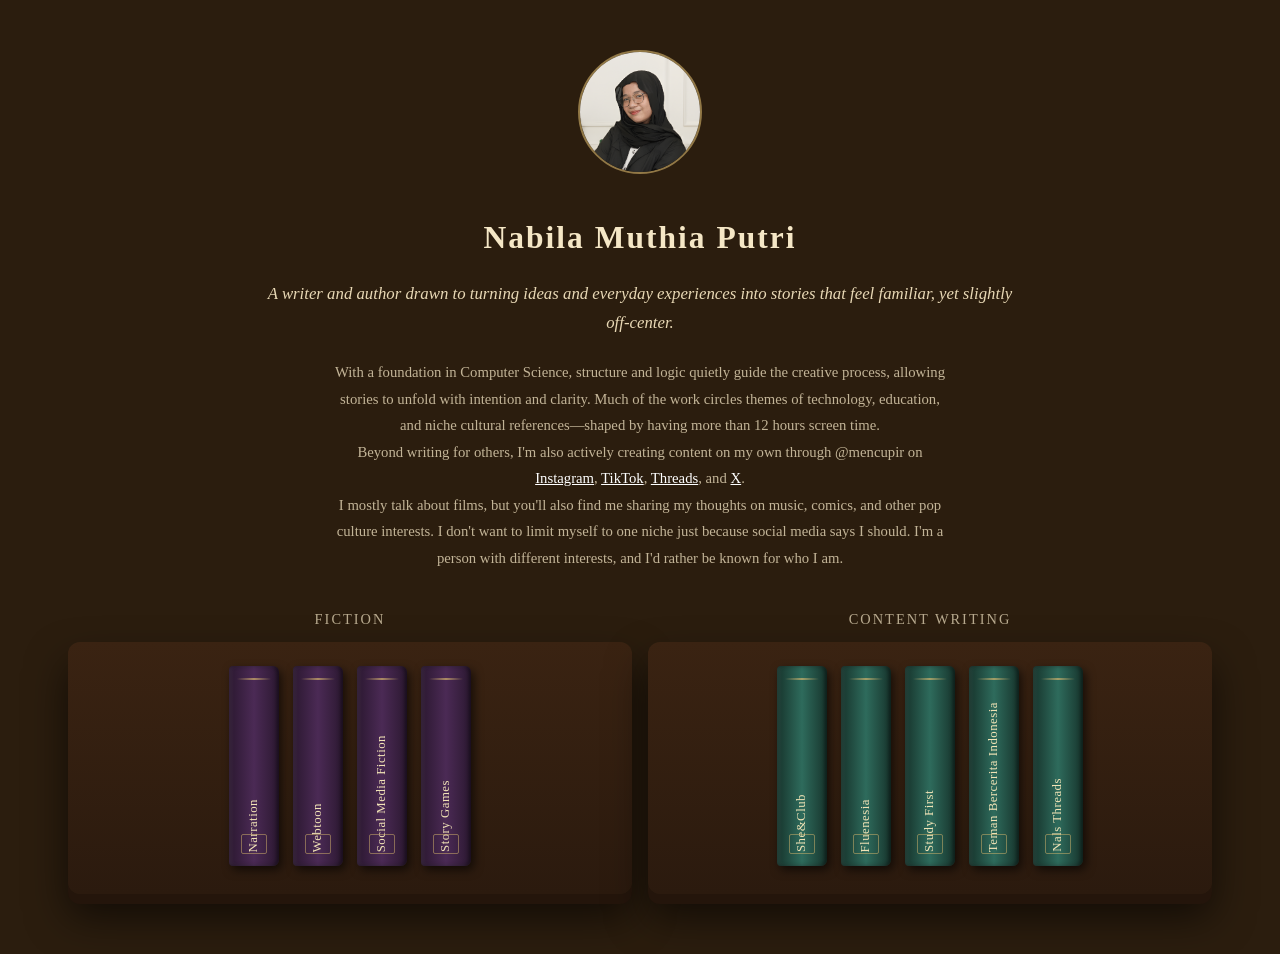
<file: index.html>
<!DOCTYPE html>
<html lang="en">
<head>
  <meta charset="UTF-8" />
  <title>The Quiet Shelf</title>
  <link rel="stylesheet" href="style.css" />
</head>
<body>

  <section class="about-author">

    <div class="author-photo">
      <img src="profile.png" alt="Author Photo">
    </div>

    <h2 class="author-name">Nabila Muthia Putri</h2>

    <p class="author-lead">
      A writer and author drawn to turning ideas and everyday experiences
      into stories that feel familiar, yet slightly off-center.
    </p>

    <p class="author-body">
      With a foundation in Computer Science, structure and logic quietly guide
      the creative process, allowing stories to unfold with intention and clarity.
      Much of the work circles themes of technology, education, and niche cultural
      references—shaped by having more than 12 hours screen time.
    </p>

    <p class="author-body">
      Beyond writing for others, I'm also actively creating content on my own
      through @mencupir on
      <a href="https://www.instagram.com/mencupir/" target="_blank" style="color: white; text-decoration: underline;">Instagram</a>,
      <a href="https://www.tiktok.com/@mencupir" target="_blank" style="color: white; text-decoration: underline;">TikTok</a>,
      <a href="https://www.threads.net/@mencupir" target="_blank" style="color: white; text-decoration: underline;">Threads</a>, and
      <a href="https://x.com/mencupir" target="_blank" style="color: white; text-decoration: underline;">X</a>.
    </p>

    <p class="author-body">
      I mostly talk about films, but you'll also find me sharing my thoughts
      on music, comics, and other pop culture interests. I don't want to limit
      myself to one niche just because social media says I should. I'm a person
      with different interests, and I'd rather be known for who I am.
    </p>

  </section>


  <div class="library">

    <div class="section">
      <div class="section-title">Fiction</div>

      <div class="bookshelf">
        <div class="book fiction" onclick="goToLibrary('narration')">
          <span>Narration</span>
        </div>
        <div class="book fiction" onclick="goToLibrary('webtoon')">
          <span>Webtoon</span>
        </div>
        <div class="book fiction" onclick="goToLibrary('socmed')">
          <span>Social Media Fiction</span>
        </div>
        <div class="book fiction" onclick="goToLibrary('games')">
          <span>Story Games</span>
        </div>
      </div>
    </div>

    <div class="section">
      <div class="section-title">Content Writing</div>

      <div class="bookshelf">
        <div class="book content" onclick="goToLibrary('snc')">
          <span>She&Club</span>
        </div>
        <div class="book content" onclick="goToLibrary('fluenesia')">
          <span>Fluenesia</span>
        </div>
        <div class="book content" onclick="goToLibrary('sf')">
          <span>Study First</span>
        </div>
        <div class="book content" onclick="goToLibrary('tbi')">
          <span>Teman Bercerita Indonesia</span>
        </div>
        <div class="book content" onclick="goToLibrary('nals')">
          <span>Nals Threads</span>
        </div>
      </div>
    </div>

  </div>

  <script src="script.js"></script>
</body>
</html>
</file>
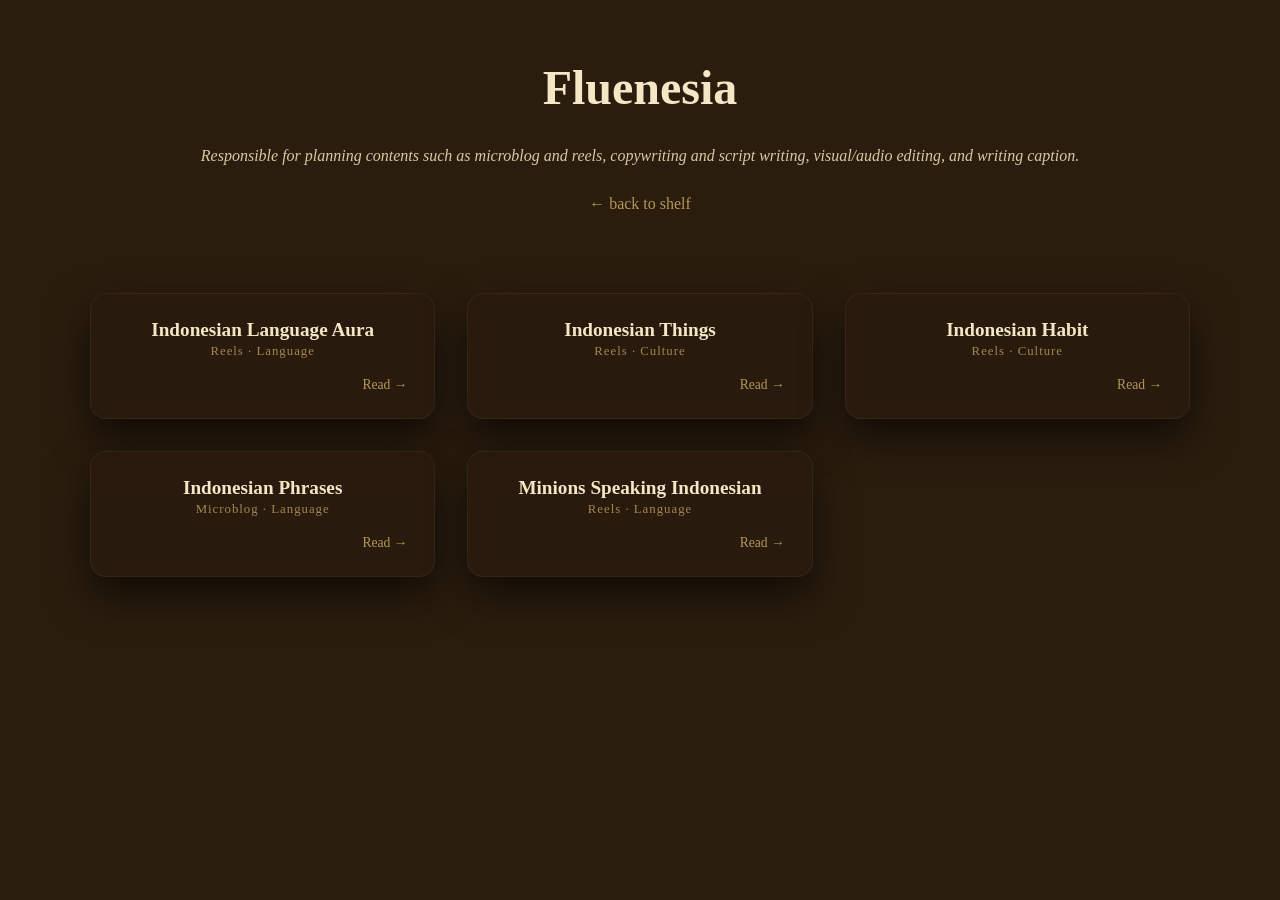
<file: fluenesia.html>
<!DOCTYPE html>
<html lang="en">
<head>
  <meta charset="UTF-8" />
  <title>Fluenesia Library</title>
  <link rel="stylesheet" href="style.css" />
</head>
<body>

  <div class="library-header">
    <h1>Fluenesia</h1>
    <p>Responsible for planning contents such as microblog and reels, copywriting and script writing, visual/audio editing, and writing caption.</p>
    <a href="index.html" class="back-link">← back to shelf</a>
  </div>

  <div class="book-grid">
    <div class="book-preview"
     onclick="openLink('https://www.instagram.com/p/DYenIRDT5XX/')">

     <div class="book-meta">
      <h3>Indonesian Language Aura</h3>
      <span>Reels · Language</span>
     </div>

     <div class="book-action">Read →</div>
    </div>

    <div class="book-preview"
     onclick="openLink('https://www.instagram.com/p/DZUv2QTztX-/')">

     <div class="book-meta">
      <h3>Indonesian Things</h3>
      <span>Reels · Culture</span>
     </div>

     <div class="book-action">Read →</div>
    </div>

    <div class="book-preview"
     onclick="openLink('https://www.instagram.com/p/DaKw5dUzf7t/')">

     <div class="book-meta">
      <h3>Indonesian Habit</h3>
      <span>Reels · Culture</span>
     </div>

     <div class="book-action">Read →</div>
    </div>

    <div class="book-preview"
     onclick="openLink('https://www.instagram.com/p/DaX2og_Exgv/?img_index=1')">

     <div class="book-meta">
      <h3>Indonesian Phrases</h3>
      <span>Microblog · Language</span>
     </div>

     <div class="book-action">Read →</div>
    </div>

    <div class="book-preview"
     onclick="openLink('https://www.instagram.com/p/DasORHfTBLQ/')">

     <div class="book-meta">
      <h3>Minions Speaking Indonesian</h3>
      <span>Reels · Language</span>
     </div>

     <div class="book-action">Read →</div>
    </div>

  </div>


  <script src="script.js"></script>
</body>
</html>
</file>
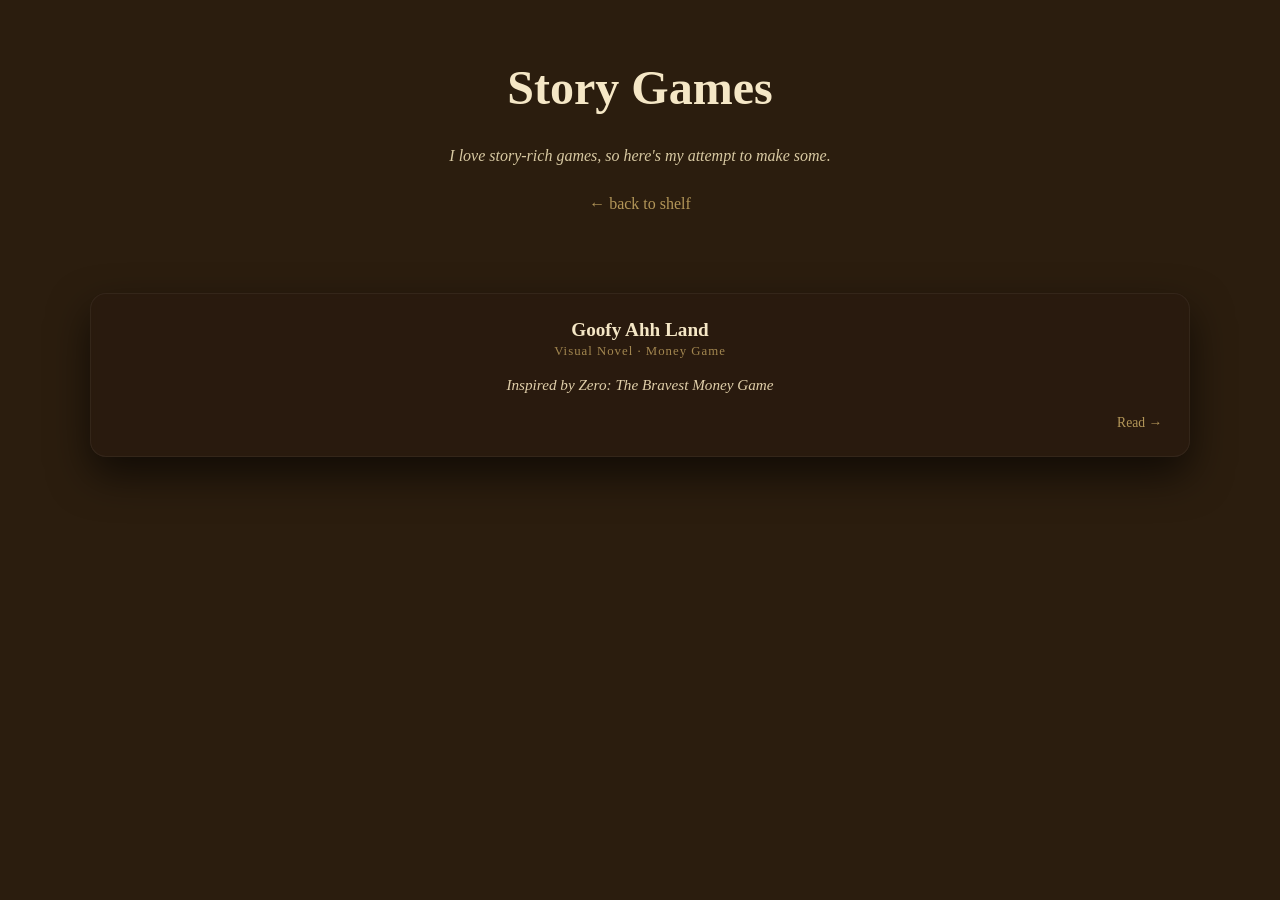
<file: games.html>
<!DOCTYPE html>
<html lang="en">
<head>
  <meta charset="UTF-8" />
  <title>Story Games Library</title>
  <link rel="stylesheet" href="style.css" />
</head>
<body>

  <div class="library-header">
    <h1>Story Games</h1>
    <p>I love story-rich games, so here's my attempt to make some.</p>
    <a href="index.html" class="back-link">← back to shelf</a>
  </div>

  <div class="book-grid">
    <div class="book-preview"
     onclick="openLink('https://nalskii.itch.io/goofy-ahh-land')">

     <div class="book-meta">
      <h3>Goofy Ahh Land</h3>
      <span>Visual Novel · Money Game</span>
     </div>

     <p class="book-snippet">
      Inspired by Zero: The Bravest Money Game
     </p>

     <div class="book-action">Read →</div>
    </div>


    <!-- <div class="book-preview"
     onclick="openLink('https://medium.com/@username/story-1')">

     <div class="book-meta">
      <h3>Midnight Notes</h3>
      <span>Medium · Essay</span>
     </div>

     <p class="book-snippet">
      Sometimes I write because silence answers back
      in ways people never do.
     </p>

     <div class="book-action">Read →</div>
    </div> -->

  </div>

  <script src="script.js"></script>
</body>
</html>
</file>
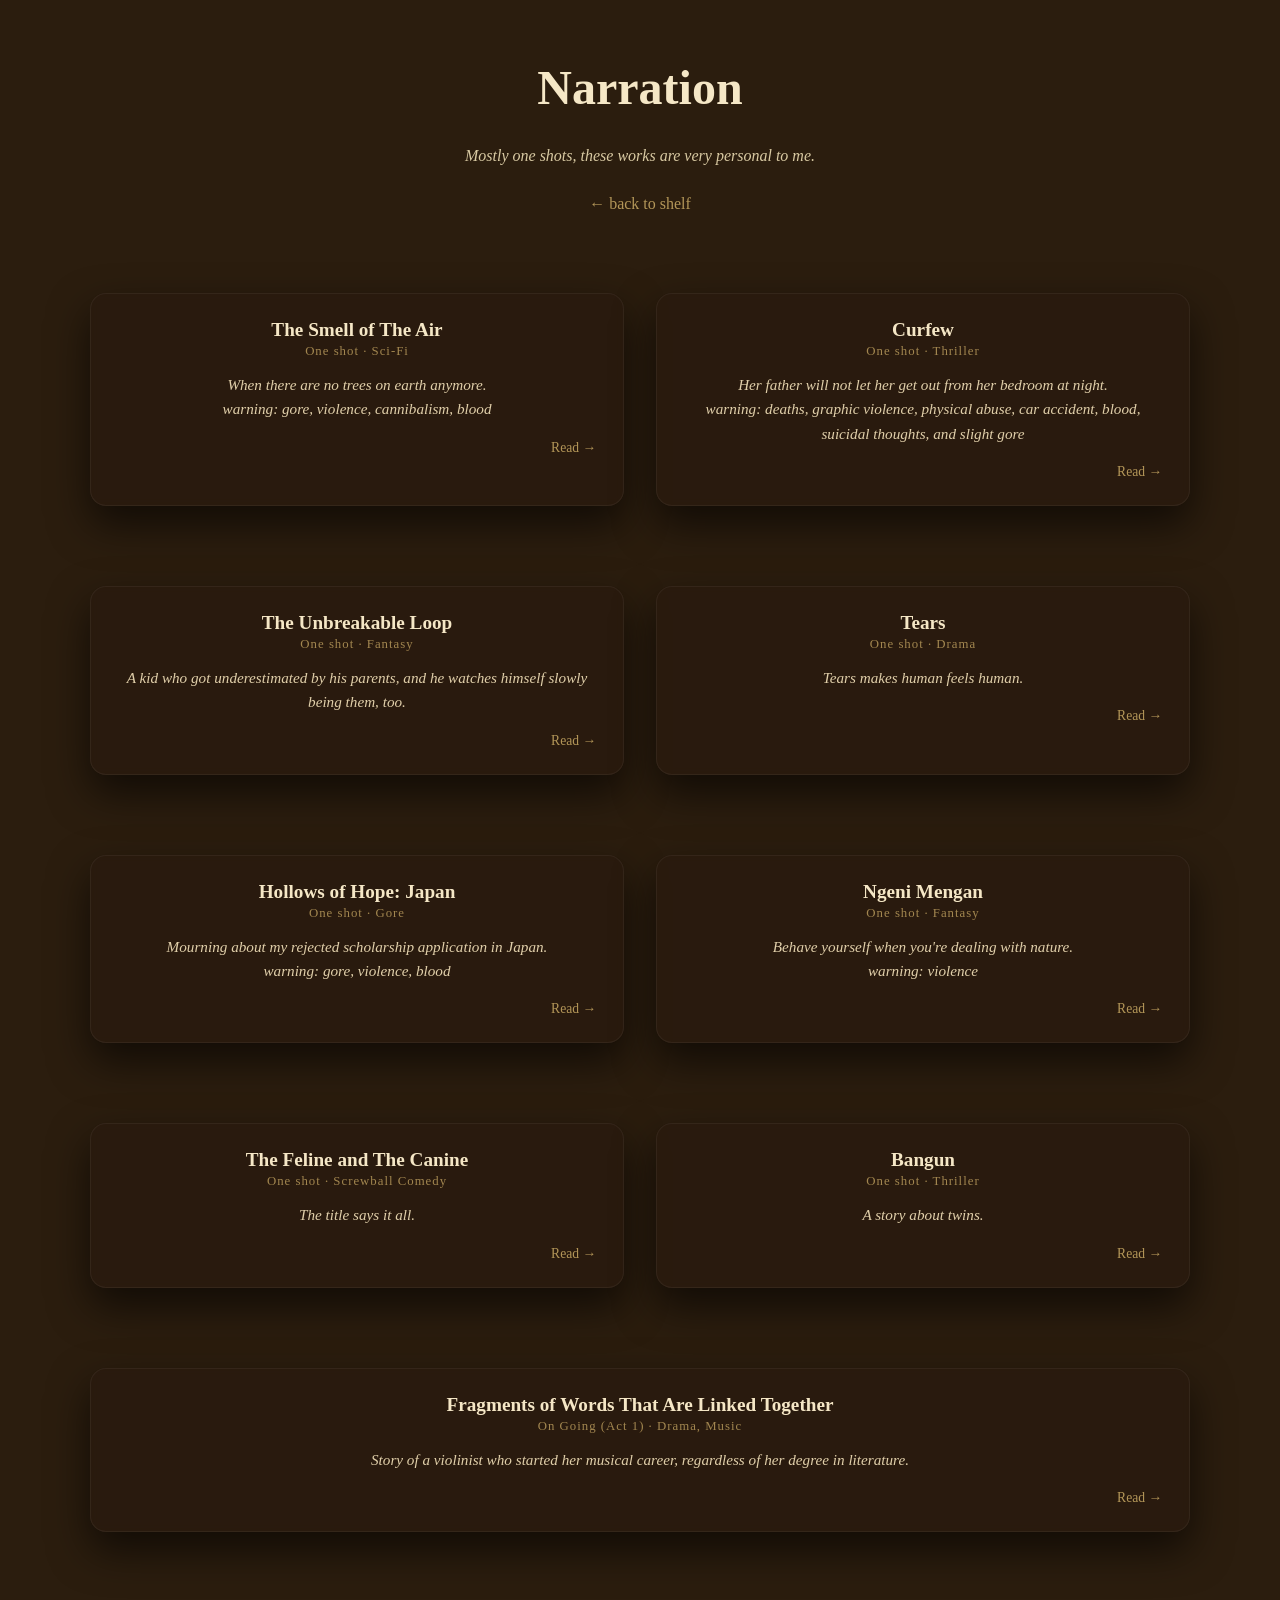
<file: library.html>
<!DOCTYPE html>
<html lang="en">
<head>
  <meta charset="UTF-8" />
  <title>Narration Library</title>
  <link rel="stylesheet" href="style.css" />
</head>
<body>

  <div class="library-header">
    <h1>Narration</h1>
    <p>Mostly one shots, these works are very personal to me.</p>
    <a href="index.html" class="back-link">← back to shelf</a>
  </div>

 <div class="book-grid">  
  <div class="book-preview"
     onclick="openLink('https://medium.com/@s0ber/the-smell-of-the-air-d3c8dd9b7faf')">

     <div class="book-meta">
      <h3>The Smell of The Air</h3>
      <span>One shot · Sci-Fi</span>
     </div>

     <p class="book-snippet">
      When there are no trees on earth anymore. <br>
      warning: gore, violence, cannibalism, blood
     </p>

     <div class="book-action">Read →</div>
    </div>

    <div class="book-preview"
     onclick="openLink('https://medium.com/@s0ber/curfew-9fbf2b755beb')">

     <div class="book-meta">
      <h3>Curfew</h3>
      <span>One shot · Thriller</span>
     </div>

     <p class="book-snippet">
      Her father will not let her get out from her bedroom at night.<br>
      warning: deaths, graphic violence, physical abuse, car accident, blood, suicidal thoughts, and slight gore
     </p>

     <div class="book-action">Read →</div>
    </div>
  </div>

  <div class="book-grid">    
    <div class="book-preview"
     onclick="openLink('https://medium.com/@s0ber/the-unbreakable-loop-4a18c82c7325')">

     <div class="book-meta">
      <h3>The Unbreakable Loop</h3>
      <span>One shot · Fantasy</span>
     </div>

     <p class="book-snippet">
      A kid who got underestimated by his parents, and he watches himself slowly being them, too.
     </p>

     <div class="book-action">Read →</div>
    </div>

    <div class="book-preview"
     onclick="openLink('https://medium.com/@s0ber/tears-b42a7f7c7840')">

     <div class="book-meta">
      <h3>Tears</h3>
      <span>One shot · Drama</span>
     </div>

     <p class="book-snippet">
      Tears makes human feels human.
     </p>

     <div class="book-action">Read →</div>
    </div>
  </div>

    <div class="book-grid"> 
    <div class="book-preview"
     onclick="openLink('https://medium.com/@s0ber/hollows-of-hope-japan-51ad122963b0')">

     <div class="book-meta">
      <h3>Hollows of Hope: Japan</h3>
      <span>One shot · Gore</span>
     </div>

     <p class="book-snippet">
      Mourning about my rejected scholarship application in Japan.<br>
      warning: gore, violence, blood
     </p>

     <div class="book-action">Read →</div>
    </div>

    <div class="book-preview"
     onclick="openLink('https://medium.com/@s0ber/ngeni-mengan-8e8a45090a71')">

     <div class="book-meta">
      <h3>Ngeni Mengan</h3>
      <span>One shot · Fantasy</span>
     </div>

     <p class="book-snippet">
      Behave yourself when you're dealing with nature.<br>
      warning: violence
     </p>

     <div class="book-action">Read →</div>
    </div>
  </div>

  <div class="book-grid"> 
    <div class="book-preview"
     onclick="openLink('https://medium.com/@s0ber/the-feline-and-the-canine-a2287b25e081')">

     <div class="book-meta">
      <h3>The Feline and The Canine</h3>
      <span>One shot · Screwball Comedy</span>
     </div>

     <p class="book-snippet">
      The title says it all.<br>
     </p>

     <div class="book-action">Read →</div>
    </div>

    <div class="book-preview"
     onclick="openLink('https://medium.com/@s0ber/bangun-17a48cd5dd5c')">

     <div class="book-meta">
      <h3>Bangun</h3>
      <span>One shot · Thriller</span>
     </div>

     <p class="book-snippet">
      A story about twins.
     </p>

     <div class="book-action">Read →</div>
    </div>
  </div>

  <div class="book-grid"> 
    <div class="book-preview"
     onclick="openLink('https://x.com/chocomict/status/1956675076105052309?s=20')">

     <div class="book-meta">
      <h3>Fragments of Words That Are Linked Together</h3>
      <span>On Going (Act 1) · Drama, Music</span>
     </div>

     <p class="book-snippet">
      Story of a violinist who started her musical career, regardless of her degree in literature.<br>
     </p>

     <div class="book-action">Read →</div>
    </div>

   <!--<div class="book-preview"
     onclick="openLink('https://medium.com/@s0ber/bangun-17a48cd5dd5c')">

     <div class="book-meta">
      <h3>Bangun</h3>
      <span>One shot · Thriller</span>
     </div>

     <p class="book-snippet">
      A story about twins.
     </p>

     <div class="book-action">Read →</div>
    </div>-->
  </div>

  <script src="script.js"></script>
</body>
</html>
</file>
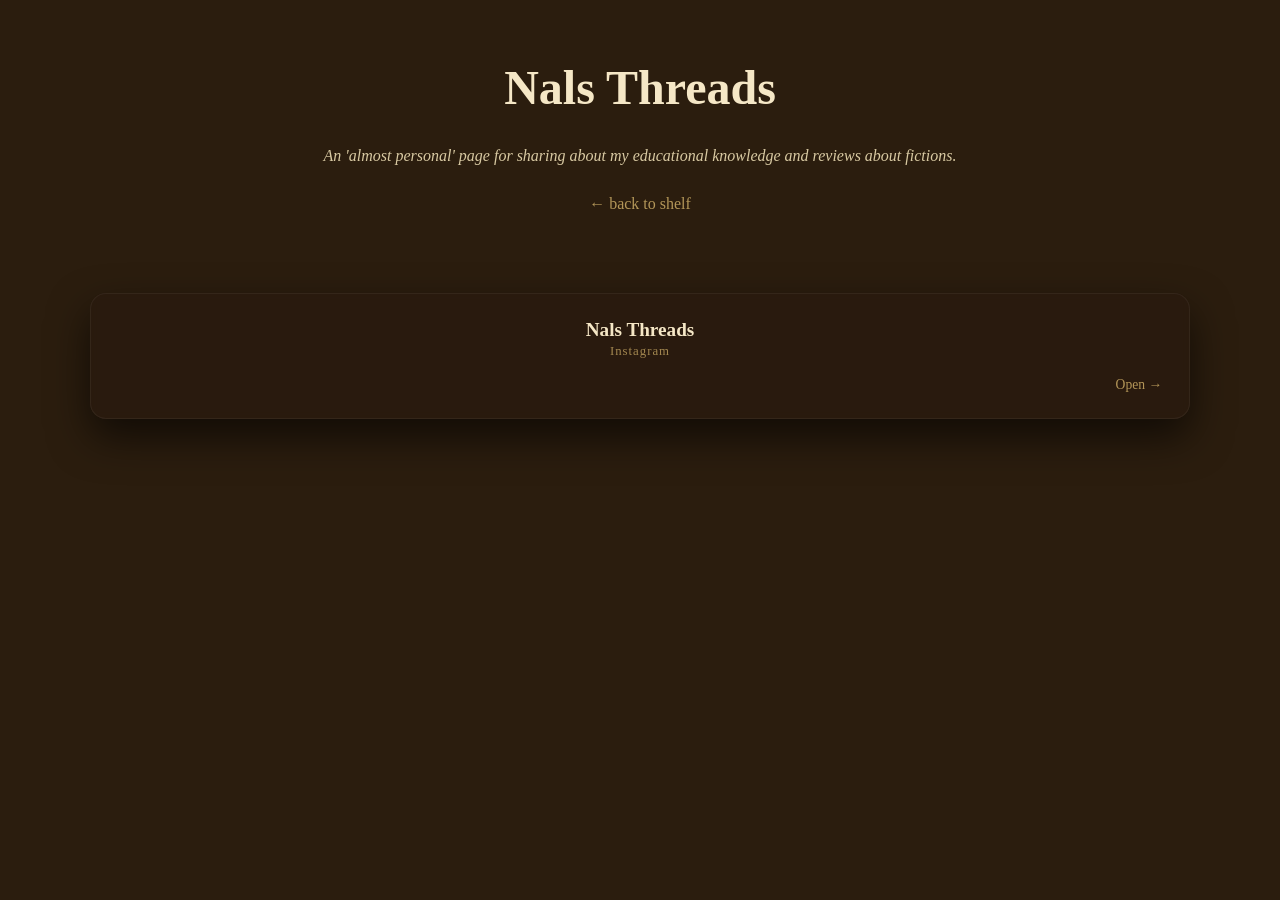
<file: nals.html>
<!DOCTYPE html>
<html lang="en">
<head>
  <meta charset="UTF-8" />
  <title>Nals Threads Library</title>
  <link rel="stylesheet" href="style.css" />
</head>
<body>

  <div class="library-header">
    <h1>Nals Threads</h1>
    <p>An 'almost personal' page for sharing about my educational knowledge and reviews about fictions.</p>
    <a href="index.html" class="back-link">← back to shelf</a>
  </div>

  <div class="book-grid">
    <div class="book-preview"
     onclick="openLink('https://www.instagram.com/nals.threads/')">

     <div class="book-meta">
      <h3>Nals Threads</h3>
      <span>Instagram</span>
     </div>

     <div class="book-action">Open →</div>
    </div>

  </div>

  <script src="script.js"></script>
</body>
</html>
</file>
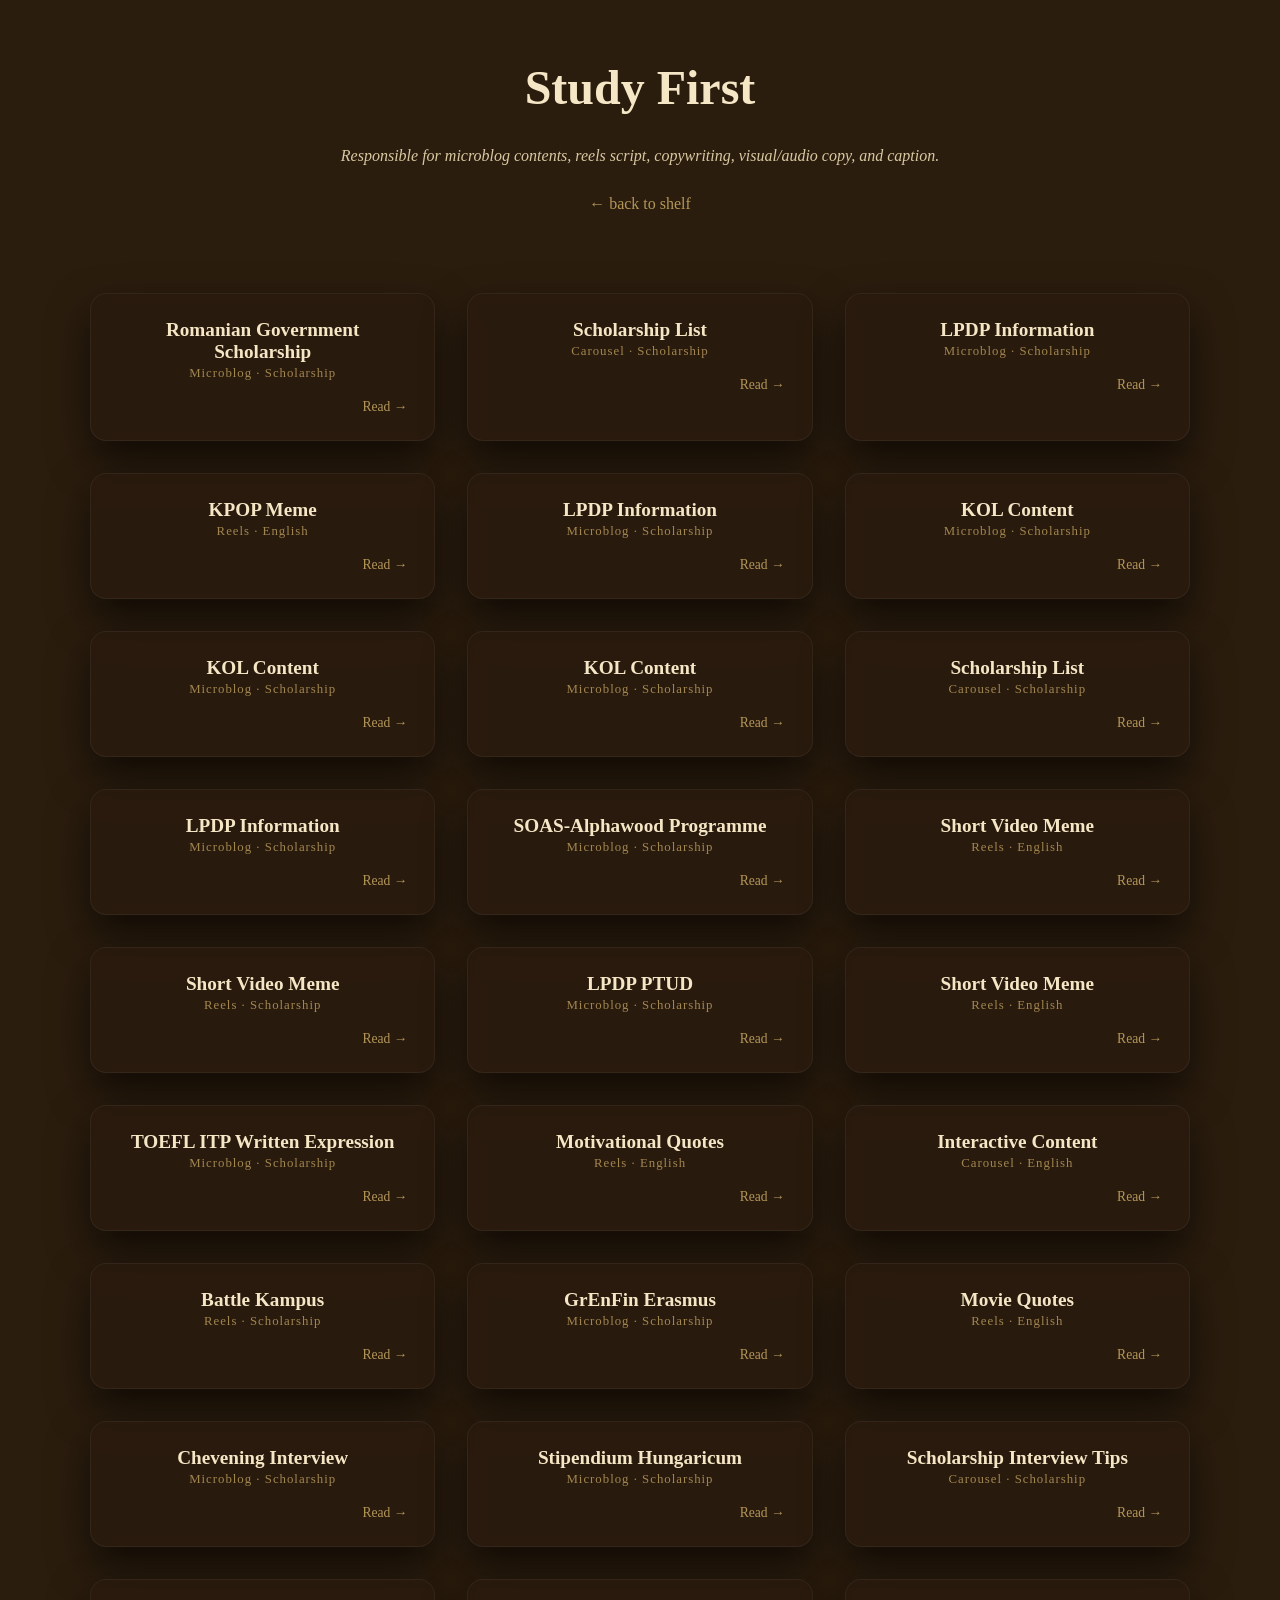
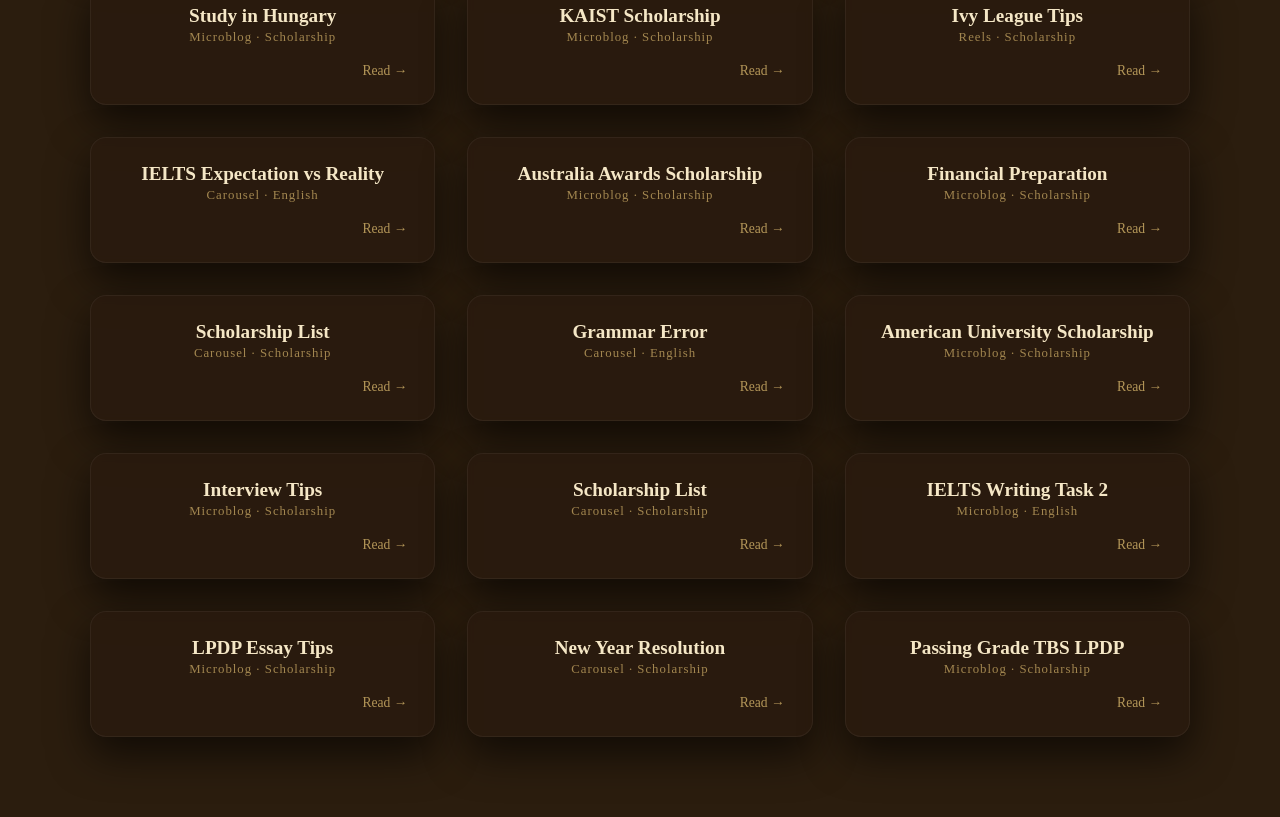
<file: sf.html>
<!DOCTYPE html>
<html lang="en">
<head>
  <meta charset="UTF-8" />
  <title>Study First Library</title>
  <link rel="stylesheet" href="style.css" />
</head>
<body>

  <div class="library-header">
    <h1>Study First</h1>
    <p>Responsible for microblog contents, reels script, copywriting, visual/audio copy, and caption.</p>
    <a href="index.html" class="back-link">← back to shelf</a>
  </div>

  <div class="book-grid">
    <div class="book-preview"
     onclick="openLink('https://www.instagram.com/p/DSpNTfPDyo2/?img_index=1')">

     <div class="book-meta">
      <h3>Romanian Government Scholarship</h3>
      <span>Microblog · Scholarship</span>
     </div>

     <div class="book-action">Read →</div>
    </div>

    <div class="book-preview"
     onclick="openLink('https://www.instagram.com/p/DSzev6UD2Q8/?img_index=1')">

     <div class="book-meta">
      <h3>Scholarship List</h3>
      <span>Carousel · Scholarship</span>
     </div>

     <div class="book-action">Read →</div>
    </div>

    <div class="book-preview"
     onclick="openLink('https://www.instagram.com/p/DSuWL_yj0hY/?img_index=1')">

     <div class="book-meta">
      <h3>LPDP Information</h3>
      <span>Microblog · Scholarship</span>
     </div>

     <div class="book-action">Read →</div>
    </div>

    <div class="book-preview"
     onclick="openLink('https://www.instagram.com/p/DRcKmGcD1a8/')">

     <div class="book-meta">
      <h3>KPOP Meme</h3>
      <span>Reels · English</span>
     </div>

     <div class="book-action">Read →</div>
    </div>

    <div class="book-preview"
     onclick="openLink('https://www.instagram.com/p/DTC81Xqj6cw/?img_index=1')">

     <div class="book-meta">
      <h3>LPDP Information</h3>
      <span>Microblog · Scholarship</span>
     </div>

     <div class="book-action">Read →</div>
    </div>

    <div class="book-preview"
     onclick="openLink('https://www.instagram.com/p/DRUOhEvDxfb/?img_index=1')">

     <div class="book-meta">
      <h3>KOL Content</h3>
      <span>Microblog · Scholarship</span>
     </div>

     <div class="book-action">Read →</div>
    </div>

    <div class="book-preview"
     onclick="openLink('https://www.instagram.com/p/DTPXQ4ij07B/?img_index=1')">

     <div class="book-meta">
      <h3>KOL Content</h3>
      <span>Microblog · Scholarship</span>
     </div>

     <div class="book-action">Read →</div>
    </div>

    <div class="book-preview"
     onclick="openLink('https://www.instagram.com/p/DSejSh3D1ro/?img_index=1')">

     <div class="book-meta">
      <h3>KOL Content</h3>
      <span>Microblog · Scholarship</span>
     </div>

     <div class="book-action">Read →</div>
    </div>

    <div class="book-preview"
     onclick="openLink('https://www.instagram.com/p/DSheTCjD-ps/?img_index=1')">

     <div class="book-meta">
      <h3>Scholarship List</h3>
      <span>Carousel · Scholarship</span>
     </div>

     <div class="book-action">Read →</div>
    </div>

    <div class="book-preview"
     onclick="openLink('https://www.instagram.com/p/DS9ykXCjylO/?img_index=1')">

     <div class="book-meta">
      <h3>LPDP Information</h3>
      <span>Microblog · Scholarship</span>
     </div>

     <div class="book-action">Read →</div>
    </div>

    <div class="book-preview"
     onclick="openLink('https://www.instagram.com/p/DSXL9d1Dw1Y/?img_index=1')">

     <div class="book-meta">
      <h3>SOAS-Alphawood Programme</h3>
      <span>Microblog · Scholarship</span>
     </div>

     <div class="book-action">Read →</div>
    </div>

    <div class="book-preview"
     onclick="openLink('https://www.instagram.com/p/DR9op3Lj3Qq/')">

     <div class="book-meta">
      <h3>Short Video Meme</h3>
      <span>Reels · English</span>
     </div>

     <div class="book-action">Read →</div>
    </div>

    <div class="book-preview"
     onclick="openLink('https://www.instagram.com/p/DSFXr5DD2a6/')">

     <div class="book-meta">
      <h3>Short Video Meme</h3>
      <span>Reels · Scholarship</span>
     </div>

     <div class="book-action">Read →</div>
    </div>

    <div class="book-preview"
     onclick="openLink('https://www.instagram.com/p/DTSYtbOj8bJ/?img_index=1')">

     <div class="book-meta">
      <h3>LPDP PTUD</h3>
      <span>Microblog · Scholarship</span>
     </div>

     <div class="book-action">Read →</div>
    </div>

    <div class="book-preview"
     onclick="openLink('https://www.instagram.com/p/DRKMiMqj8BB/')">

     <div class="book-meta">
      <h3>Short Video Meme</h3>
      <span>Reels · English</span>
     </div>

     <div class="book-action">Read →</div>
    </div>

    <div class="book-preview"
     onclick="openLink('https://www.instagram.com/p/DROpqzRD8gL/?img_index=1')">

     <div class="book-meta">
      <h3>TOEFL ITP Written Expression</h3>
      <span>Microblog · Scholarship</span>
     </div>

     <div class="book-action">Read →</div>
    </div>

    <div class="book-preview"
     onclick="openLink('https://www.instagram.com/p/DRUcPt3D_Nw/')">

     <div class="book-meta">
      <h3>Motivational Quotes</h3>
      <span>Reels · English</span>
     </div>

     <div class="book-action">Read →</div>
    </div>

    <div class="book-preview"
     onclick="openLink('https://www.instagram.com/p/DRY-1mVD1B5/?img_index=1')">

     <div class="book-meta">
      <h3>Interactive Content</h3>
      <span>Carousel · English</span>
     </div>

     <div class="book-action">Read →</div>
    </div>

    <div class="book-preview"
     onclick="openLink('https://www.instagram.com/p/DRhTumYjymX/')">

     <div class="book-meta">
      <h3>Battle Kampus</h3>
      <span>Reels · Scholarship</span>
     </div>

     <div class="book-action">Read →</div>
    </div>

    <div class="book-preview"
     onclick="openLink('https://www.instagram.com/p/DRjrShtD33S/?img_index=1')">

     <div class="book-meta">
      <h3>GrEnFin Erasmus</h3>
      <span>Microblog · Scholarship</span>
     </div>

     <div class="book-action">Read →</div>
    </div>

    <div class="book-preview"
     onclick="openLink('https://www.instagram.com/p/DRo37LCD-HL/')">

     <div class="book-meta">
      <h3>Movie Quotes</h3>
      <span>Reels · English</span>
     </div>

     <div class="book-action">Read →</div>
    </div>

    <div class="book-preview"
     onclick="openLink('https://www.instagram.com/p/DRuDgs-j7sd/?img_index=1')">

     <div class="book-meta">
      <h3>Chevening Interview</h3>
      <span>Microblog · Scholarship</span>
     </div>

     <div class="book-action">Read →</div>
    </div>

    <div class="book-preview"
     onclick="openLink('https://www.instagram.com/p/DRzIDg1j-la/?img_index=1')">

     <div class="book-meta">
      <h3>Stipendium Hungaricum</h3>
      <span>Microblog · Scholarship</span>
     </div>

     <div class="book-action">Read →</div>
    </div>

    <div class="book-preview"
     onclick="openLink('https://www.instagram.com/p/DR4R4Ymj3aV/?img_index=1')">

     <div class="book-meta">
      <h3>Scholarship Interview Tips</h3>
      <span>Carousel · Scholarship</span>
     </div>

     <div class="book-action">Read →</div>
    </div>

    <div class="book-preview"
     onclick="openLink('https://www.instagram.com/p/DSCl9fzD4pz/?img_index=1')">

     <div class="book-meta">
      <h3>Study in Hungary</h3>
      <span>Microblog · Scholarship</span>
     </div>

     <div class="book-action">Read →</div>
    </div>

    <div class="book-preview"
     onclick="openLink('https://www.instagram.com/p/DSHvBmZj8Rj/?img_index=1')">

     <div class="book-meta">
      <h3>KAIST Scholarship</h3>
      <span>Microblog · Scholarship</span>
     </div>

     <div class="book-action">Read →</div>
    </div>

    <div class="book-preview"
     onclick="openLink('https://www.instagram.com/p/DSKiA55Dyxh/')">

     <div class="book-meta">
      <h3>Ivy League Tips</h3>
      <span>Reels · Scholarship</span>
     </div>

     <div class="book-action">Read →</div>
    </div>

    <div class="book-preview"
     onclick="openLink('https://www.instagram.com/p/DSPc5DPD1zB/?img_index=1')">

     <div class="book-meta">
      <h3>IELTS Expectation vs Reality</h3>
      <span>Carousel · English</span>
     </div>

     <div class="book-action">Read →</div>
    </div>

    <div class="book-preview"
     onclick="openLink('https://www.instagram.com/p/DSSBvnRD2H5/?img_index=1')">

     <div class="book-meta">
      <h3>Australia Awards Scholarship</h3>
      <span>Microblog · Scholarship</span>
     </div>

     <div class="book-action">Read →</div>
    </div>

    <div class="book-preview"
     onclick="openLink('https://www.instagram.com/p/DSUmZpSD4cP/?img_index=1')">

     <div class="book-meta">
      <h3>Financial Preparation</h3>
      <span>Microblog · Scholarship</span>
     </div>

     <div class="book-action">Read →</div>
    </div>


    <div class="book-preview"
     onclick="openLink('https://www.instagram.com/p/DSZv9HSj3HW/?img_index=1')">

     <div class="book-meta">
      <h3>Scholarship List</h3>
      <span>Carousel · Scholarship</span>
     </div>

     <div class="book-action">Read →</div>
    </div>

    <div class="book-preview"
     onclick="openLink('https://www.instagram.com/p/DSkQNUXj_eJ/?img_index=1')">

     <div class="book-meta">
      <h3>Grammar Error</h3>
      <span>Carousel · English</span>
     </div>

     <div class="book-action">Read →</div>
    </div>

    <div class="book-preview"
     onclick="openLink('https://www.instagram.com/p/DSmnI-rj4Kd/?img_index=1')">

     <div class="book-meta">
      <h3>American University Scholarship</h3>
      <span>Microblog · Scholarship</span>
     </div>

     <div class="book-action">Read →</div>
    </div>


    <div class="book-preview"
     onclick="openLink('https://www.instagram.com/p/DSrwWZzD0db/?img_index=1')">

     <div class="book-meta">
      <h3>Interview Tips</h3>
      <span>Microblog · Scholarship</span>
     </div>

     <div class="book-action">Read →</div>
    </div>

    <div class="book-preview"
     onclick="openLink('https://www.instagram.com/p/DSw5kAIj9AE/?img_index=1')">

     <div class="book-meta">
      <h3>Scholarship List</h3>
      <span>Carousel · Scholarship</span>
     </div>

     <div class="book-action">Read →</div>
    </div>

    <div class="book-preview"
     onclick="openLink('https://www.instagram.com/p/DS2QiacD4c2/?img_index=1')">

     <div class="book-meta">
      <h3>IELTS Writing Task 2</h3>
      <span>Microblog · English</span>
     </div>

     <div class="book-action">Read →</div>
    </div>

    <div class="book-preview"
     onclick="openLink('https://www.instagram.com/p/DTIEuSqj9sX/?img_index=1')">

     <div class="book-meta">
      <h3>LPDP Essay Tips</h3>
      <span>Microblog · Scholarship</span>
     </div>

     <div class="book-action">Read →</div>
    </div>

    <div class="book-preview"
     onclick="openLink('https://www.instagram.com/p/DTNP3tzj_12/?img_index=1')">

     <div class="book-meta">
      <h3>New Year Resolution</h3>
      <span>Carousel · Scholarship</span>
     </div>

     <div class="book-action">Read →</div>
    </div>

    <div class="book-preview"
     onclick="openLink('https://www.instagram.com/p/DTXggMcD3Ja/?img_index=1')">

     <div class="book-meta">
      <h3>Passing Grade TBS LPDP</h3>
      <span>Microblog · Scholarship</span>
     </div>

     <div class="book-action">Read →</div>
    </div>

  </div>


  <script src="script.js"></script>
</body>
</html>
</file>
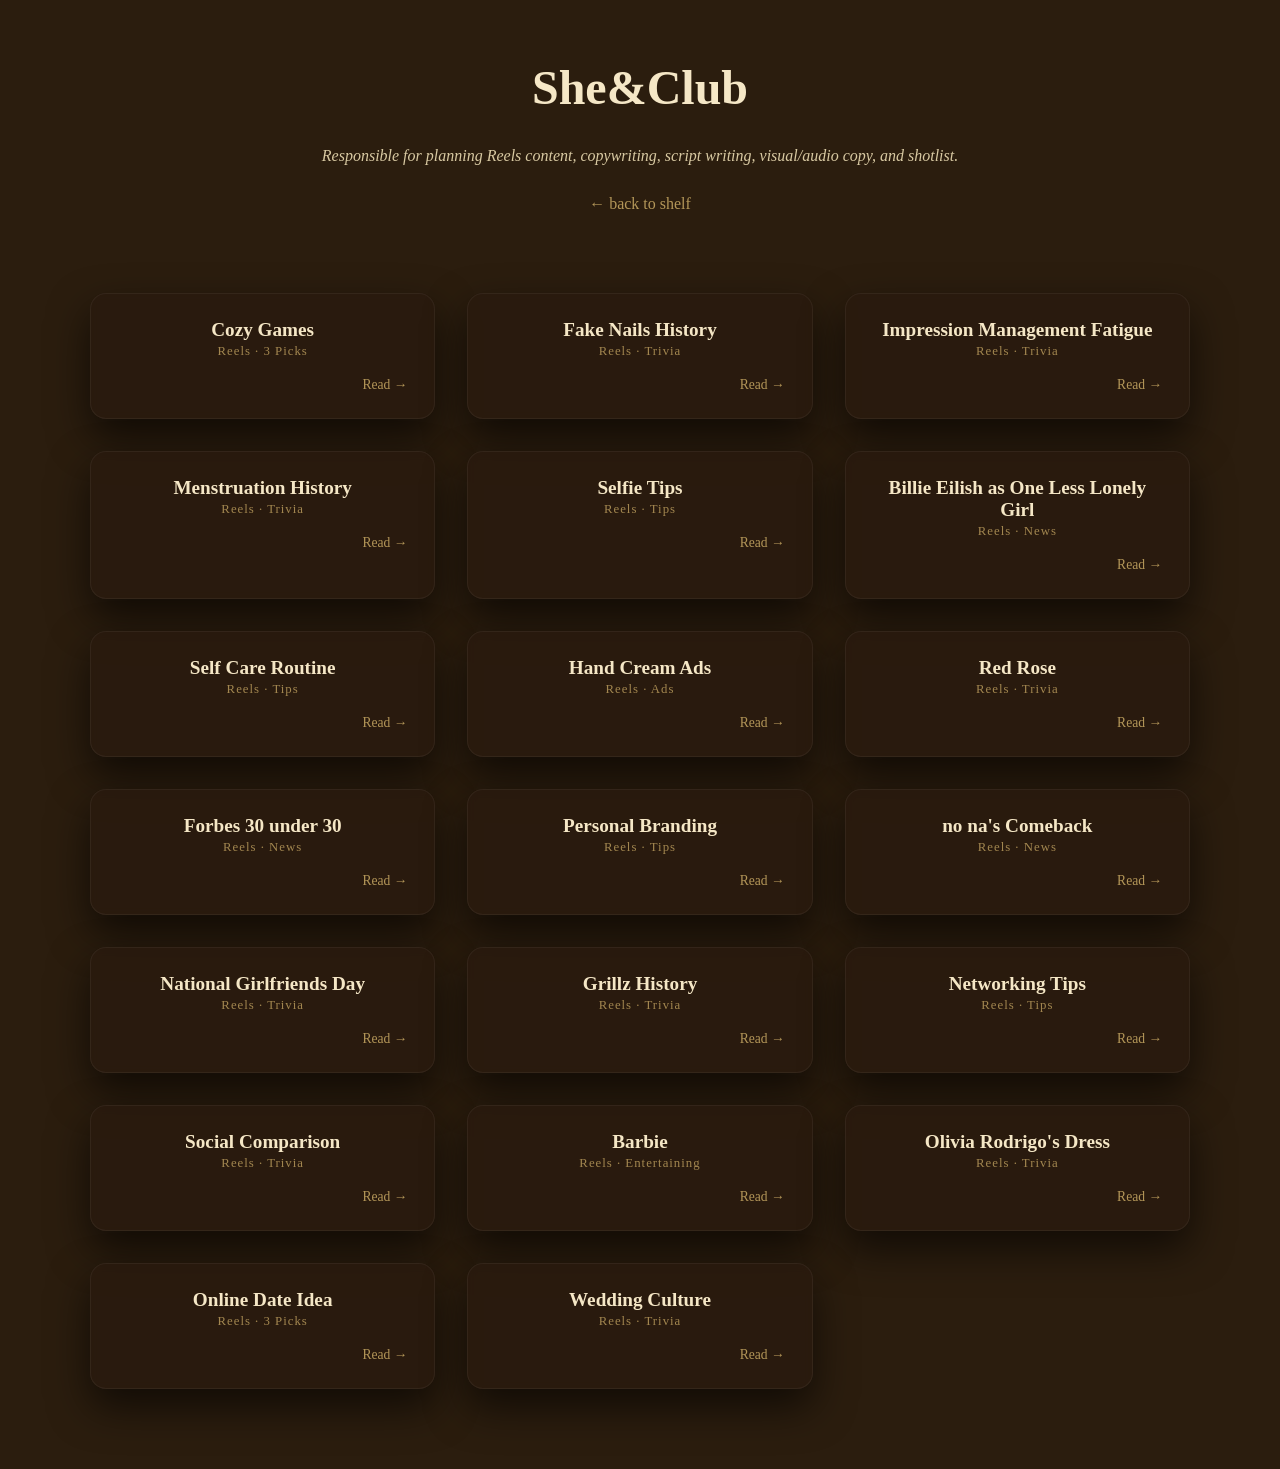
<file: snc.html>
<!DOCTYPE html>
<html lang="en">
<head>
  <meta charset="UTF-8" />
  <title>She&Club Library</title>
  <link rel="stylesheet" href="style.css" />
</head>
<body>

  <div class="library-header">
    <h1>She&Club</h1>
    <p>Responsible for planning Reels content, copywriting, script writing, visual/audio copy, and shotlist.</p>
    <a href="index.html" class="back-link">← back to shelf</a>
  </div>

  <div class="book-grid">

    <div class="book-preview"
     onclick="openLink('https://www.instagram.com/reel/Dc-1Gy0Ogel/')">

     <div class="book-meta">
      <h3>Cozy Games</h3>
      <span>Reels · 3 Picks</span>
     </div>

     <div class="book-action">Read →</div>
    </div>
    
    <div class="book-preview"
     onclick="openLink('https://www.instagram.com/sheandclub/reels/')">

     <div class="book-meta">
      <h3>Fake Nails History</h3>
      <span>Reels · Trivia</span>
     </div>

     <div class="book-action">Read →</div>
    </div>

    <div class="book-preview"
     onclick="openLink('https://www.instagram.com/reel/DVxiOXwE_ry/')">

     <div class="book-meta">
      <h3>Impression Management Fatigue</h3>
      <span>Reels · Trivia</span>
     </div>

     <div class="book-action">Read →</div>
    </div>

    <div class="book-preview"
     onclick="openLink('https://www.instagram.com/reel/DV4xjHUEyIZ/')">

     <div class="book-meta">
      <h3>Menstruation History</h3>
      <span>Reels · Trivia</span>
     </div>

     <div class="book-action">Read →</div>
    </div>

    <div class="book-preview"
     onclick="openLink('https://www.instagram.com/reel/DWN7PtEDus_/')">

     <div class="book-meta">
      <h3>Selfie Tips</h3>
      <span>Reels · Tips</span>
     </div>

     <div class="book-action">Read →</div>
    </div>

    <div class="book-preview"
     onclick="openLink('https://www.instagram.com/reel/DXV7Ag5jXUt/')">

     <div class="book-meta">
      <h3>Billie Eilish as One Less Lonely Girl</h3>
      <span>Reels · News</span>
     </div>

     <div class="book-action">Read →</div>
    </div>
    
    <div class="book-preview"
     onclick="openLink('https://www.instagram.com/reel/DXgHaw_AA5c/')">

     <div class="book-meta">
      <h3>Self Care Routine</h3>
      <span>Reels · Tips</span>
     </div>

     <div class="book-action">Read →</div>
    </div>

    <div class="book-preview"
     onclick="openLink('https://www.instagram.com/reel/DXwSM3iujvx/')">

     <div class="book-meta">
      <h3>Hand Cream Ads</h3>
      <span>Reels · Ads</span>
     </div>

     <div class="book-action">Read →</div>
    </div>

    <div class="book-preview"
     onclick="openLink('https://www.instagram.com/reel/DYUS_nvJyqt/')">

     <div class="book-meta">
      <h3>Red Rose</h3>
      <span>Reels · Trivia</span>
     </div>

     <div class="book-action">Read →</div>
    </div>

    <div class="book-preview"
     onclick="openLink('https://www.instagram.com/reel/DY6-eZ5yQpy/')">

     <div class="book-meta">
      <h3>Forbes 30 under 30</h3>
      <span>Reels · News</span>
     </div>

     <div class="book-action">Read →</div>
    </div>

    <div class="book-preview"
     onclick="openLink('https://www.instagram.com/reel/DahFIPfhwwE/')">

     <div class="book-meta">
      <h3>Personal Branding</h3>
      <span>Reels · Tips</span>
     </div>

     <div class="book-action">Read →</div>
    </div>

    <div class="book-preview"
     onclick="openLink('https://www.instagram.com/reel/Dbcr3k-x_eV/')">

     <div class="book-meta">
      <h3>no na's Comeback</h3>
      <span>Reels · News</span>
     </div>

     <div class="book-action">Read →</div>
    </div>

    <div class="book-preview"
     onclick="openLink('https://www.instagram.com/reel/Dbfs2llBYtu/')">

     <div class="book-meta">
      <h3>National Girlfriends Day</h3>
      <span>Reels · Trivia</span>
     </div>

     <div class="book-action">Read →</div>
    </div>

    <div class="book-preview"
     onclick="openLink('https://www.instagram.com/reel/Dbp6o3fhFza/')">

     <div class="book-meta">
      <h3>Grillz History</h3>
      <span>Reels · Trivia</span>
     </div>

     <div class="book-action">Read →</div>
    </div>

    <div class="book-preview"
     onclick="openLink('https://www.instagram.com/reel/DcAdEtUpySA/')">

     <div class="book-meta">
      <h3>Networking Tips</h3>
      <span>Reels · Tips</span>
     </div>

     <div class="book-action">Read →</div>
    </div>

    <div class="book-preview"
     onclick="openLink('https://www.instagram.com/reel/DcGZVaNPt48/')">

     <div class="book-meta">
      <h3>Social Comparison</h3>
      <span>Reels · Trivia</span>
     </div>

     <div class="book-action">Read →</div>
    </div>

    <div class="book-preview"
     onclick="openLink('https://www.instagram.com/reel/DdAm2nmuq5F/')">

     <div class="book-meta">
      <h3>Barbie</h3>
      <span>Reels · Entertaining</span>
     </div>

     <div class="book-action">Read →</div>
    </div>

    <div class="book-preview"
     onclick="openLink('https://www.instagram.com/reel/DdDENJGzh_N/')">

     <div class="book-meta">
      <h3>Olivia Rodrigo's Dress</h3>
      <span>Reels · Trivia</span>
     </div>

     <div class="book-action">Read →</div>
    </div>

    <div class="book-preview"
     onclick="openLink('https://www.instagram.com/reel/Dd2mg7rOALc/')">

     <div class="book-meta">
      <h3>Online Date Idea</h3>
      <span>Reels · 3 Picks</span>
     </div>

     <div class="book-action">Read →</div>
    </div>

    <div class="book-preview"
     onclick="openLink('https://www.instagram.com/reel/DeIyg0vPPcu/')">

     <div class="book-meta">
      <h3>Wedding Culture</h3>
      <span>Reels · Trivia</span>
     </div>

     <div class="book-action">Read →</div>
    </div>

  </div>


  <script src="script.js"></script>
</body>
</html>
</file>
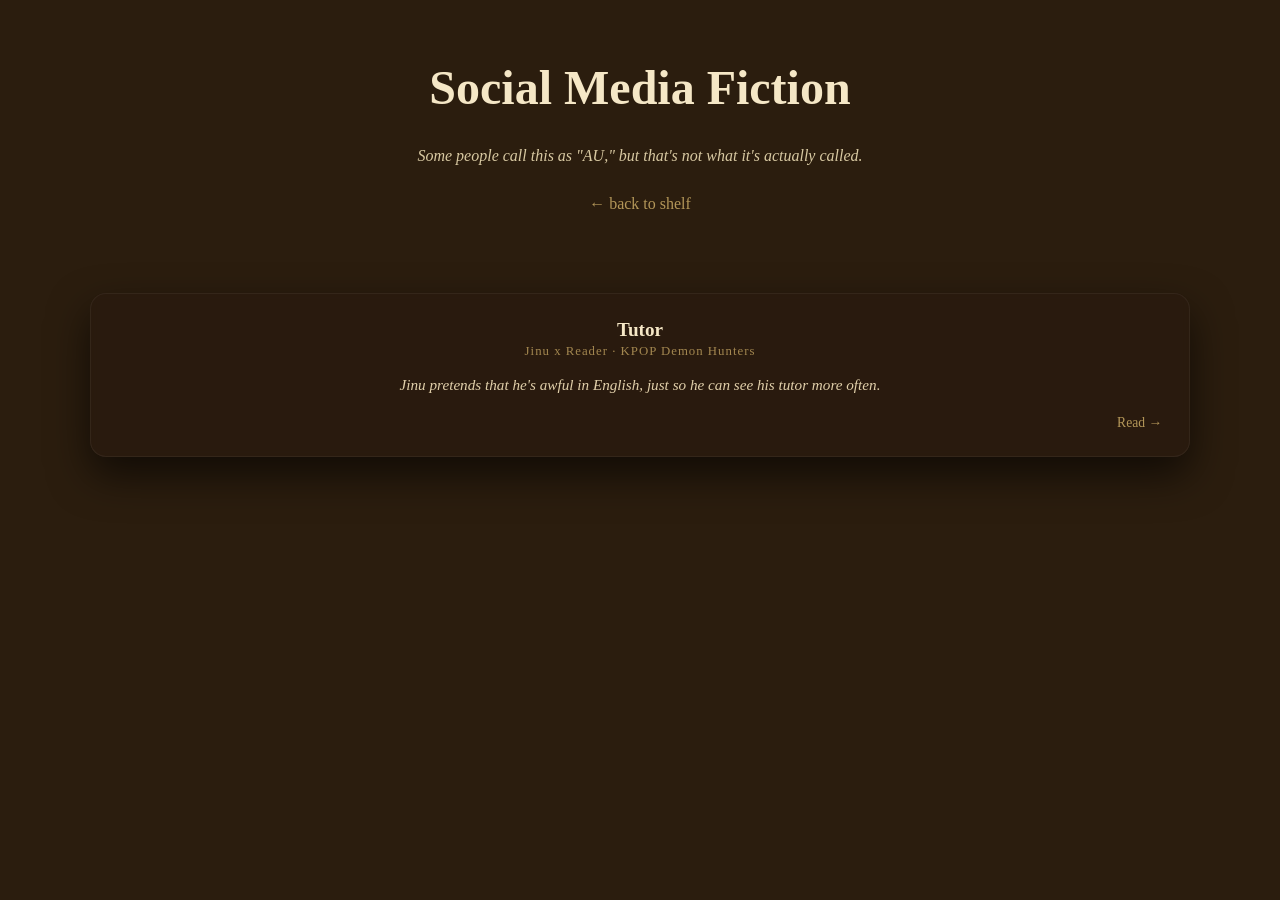
<file: socmed.html>
<!DOCTYPE html>
<html lang="en">
<head>
  <meta charset="UTF-8" />
  <title>Socmed Fiction Library</title>
  <link rel="stylesheet" href="style.css" />
</head>
<body>

  <div class="library-header">
    <h1>Social Media Fiction</h1>
    <p>Some people call this as "AU," but that's not what it's actually called.</p>
    <a href="index.html" class="back-link">← back to shelf</a>
  </div>

  <div class="book-grid">
    <div class="book-preview"
     onclick="openLink('https://x.com/chocomict/status/1938790848554238143')">

     <div class="book-meta">
      <h3>Tutor</h3>
      <span>Jinu x Reader · KPOP Demon Hunters</span>
     </div>

     <p class="book-snippet">
      Jinu pretends that he's awful in English, just so he can see his tutor more often.
     </p>

     <div class="book-action">Read →</div>
    </div>


    <!-- <div class="book-preview"
     onclick="openLink('https://medium.com/@username/story-1')">

     <div class="book-meta">
      <h3>Midnight Notes</h3>
      <span>Medium · Essay</span>
     </div>

     <p class="book-snippet">
      Sometimes I write because silence answers back
      in ways people never do.
     </p>

     <div class="book-action">Read →</div>
    </div> -->

  </div>

  <script src="script.js"></script>
</body>
</html>
</file>
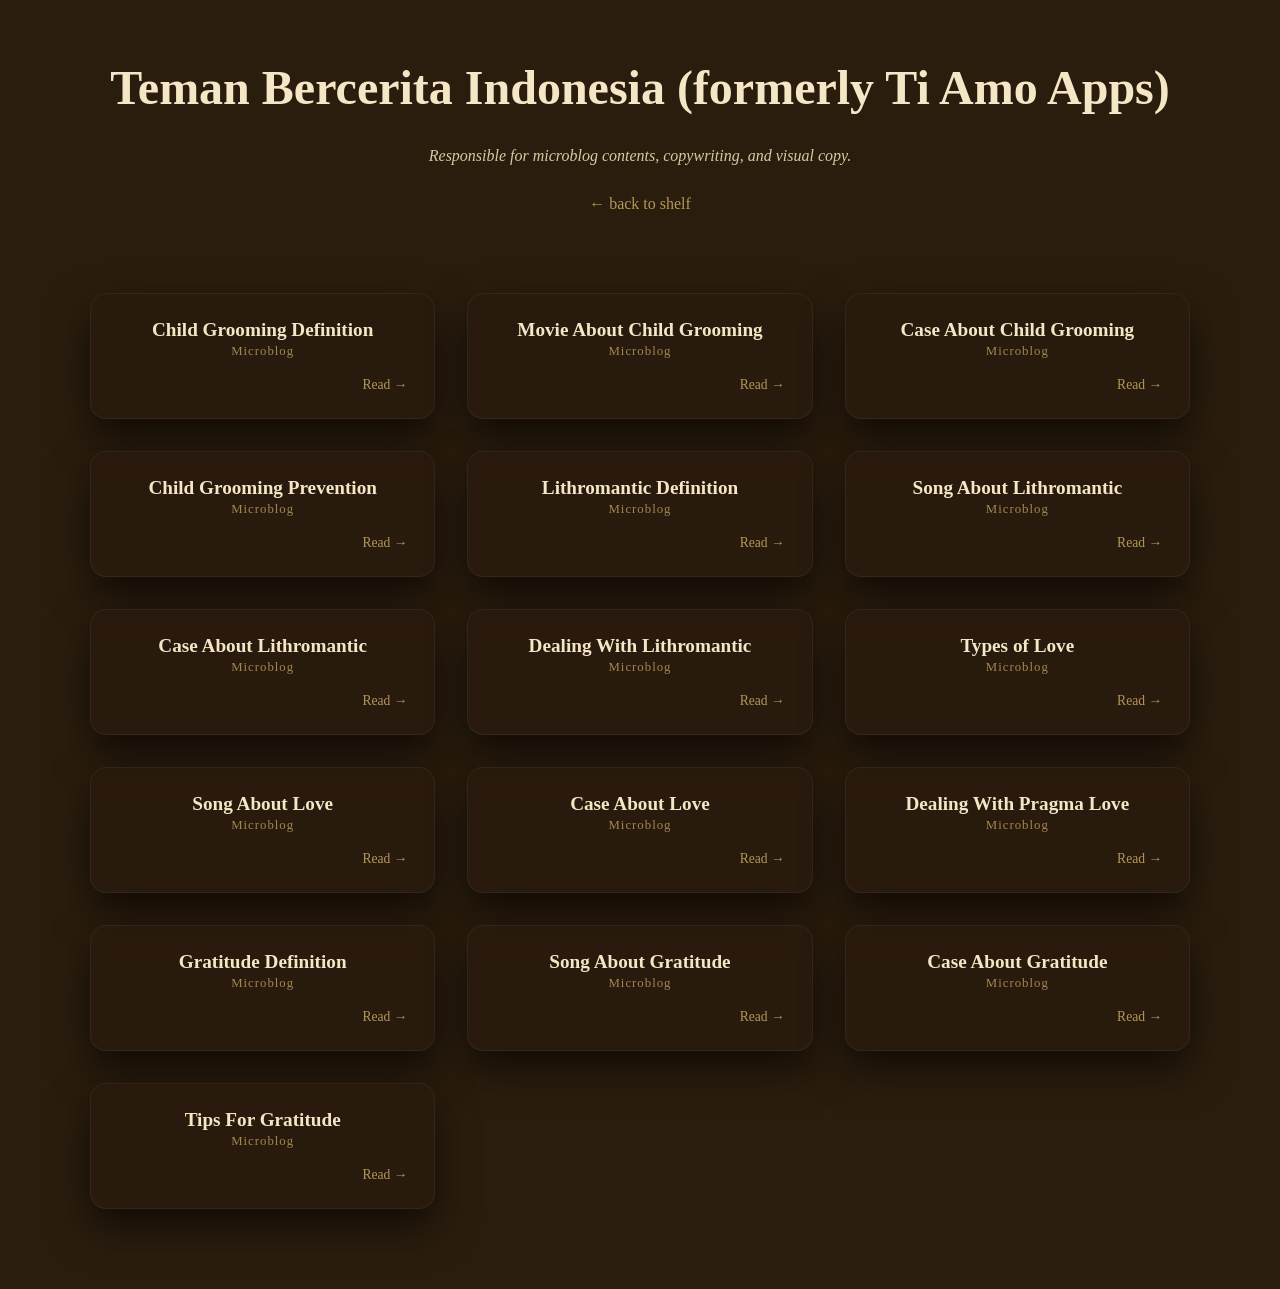
<file: tbi.html>
<!DOCTYPE html>
<html lang="en">
<head>
  <meta charset="UTF-8" />
  <title>Teman Bercerita Indonesia Library</title>
  <link rel="stylesheet" href="style.css" />
</head>
<body>

  <div class="library-header">
    <h1>Teman Bercerita Indonesia (formerly Ti Amo Apps)</h1>
    <p>Responsible for microblog contents, copywriting, and visual copy.</p>
    <a href="index.html" class="back-link">← back to shelf</a>
  </div>

<div class="book-grid">
    <div class="book-preview"
     onclick="openLink('https://www.instagram.com/p/CI2C5X9hJvy/?img_index=1')">

     <div class="book-meta">
      <h3>Child Grooming Definition</h3>
      <span>Microblog</span>
     </div>

     <div class="book-action">Read →</div>
    </div>

    <div class="book-preview"
     onclick="openLink('https://www.instagram.com/p/CJH_51HhCND/?img_index=1')">

     <div class="book-meta">
      <h3>Movie About Child Grooming</h3>
      <span>Microblog</span>
     </div>

     <div class="book-action">Read →</div>
    </div>

    <div class="book-preview"
     onclick="openLink('https://www.instagram.com/p/CJaZ9oAhUek/?img_index=1')">

     <div class="book-meta">
      <h3>Case About Child Grooming</h3>
      <span>Microblog</span>
     </div>

     <div class="book-action">Read →</div>
    </div>

    <div class="book-preview"
     onclick="openLink('https://www.instagram.com/p/CJsRZ4OhoKp/?img_index=1')">

     <div class="book-meta">
      <h3>Child Grooming Prevention</h3>
      <span>Microblog</span>
     </div>

     <div class="book-action">Read →</div>
    </div>

    <div class="book-preview"
     onclick="openLink('https://www.instagram.com/p/CKA6jeshhZp/?img_index=1')">

     <div class="book-meta">
      <h3>Lithromantic Definition</h3>
      <span>Microblog</span>
     </div>

     <div class="book-action">Read →</div>
    </div>

    <div class="book-preview"
     onclick="openLink('https://www.instagram.com/p/CKS-THnBTZa/?img_index=1')">

     <div class="book-meta">
      <h3>Song About Lithromantic</h3>
      <span>Microblog</span>
     </div>

     <div class="book-action">Read →</div>
    </div>

    <div class="book-preview"
     onclick="openLink('https://www.instagram.com/p/CKkyVEHBLah/?img_index=1')">

     <div class="book-meta">
      <h3>Case About Lithromantic</h3>
      <span>Microblog</span>
     </div>

     <div class="book-action">Read →</div>
    </div>

    <div class="book-preview"
     onclick="openLink('https://www.instagram.com/p/CK2wiW8hzsd/?img_index=1')">

     <div class="book-meta">
      <h3>Dealing With Lithromantic</h3>
      <span>Microblog</span>
     </div>

     <div class="book-action">Read →</div>
    </div>

    <div class="book-preview"
     onclick="openLink('https://www.instagram.com/p/CLHLh_cB4qt/?img_index=1')">

     <div class="book-meta">
      <h3>Types of Love</h3>
      <span>Microblog</span>
     </div>

     <div class="book-action">Read →</div>
    </div>

    <div class="book-preview"
     onclick="openLink('https://www.instagram.com/p/CLYTxkyBcaI/?img_index=1')">

     <div class="book-meta">
      <h3>Song About Love</h3>
      <span>Microblog</span>
     </div>

     <div class="book-action">Read →</div>
    </div>

    <div class="book-preview"
     onclick="openLink('https://www.instagram.com/p/CLqo5mkBUjE/?img_index=1')">

     <div class="book-meta">
      <h3>Case About Love</h3>
      <span>Microblog</span>
     </div>

     <div class="book-action">Read →</div>
    </div>

    <div class="book-preview"
     onclick="openLink('https://www.instagram.com/p/CL8cc59BAfP/?img_index=1')">

     <div class="book-meta">
      <h3>Dealing With Pragma Love</h3>
      <span>Microblog</span>
     </div>

     <div class="book-action">Read →</div>
    </div>

    <div class="book-preview"
     onclick="openLink('https://www.instagram.com/p/CLJnJJWhk68/?img_index=1')">

     <div class="book-meta">
      <h3>Gratitude Definition</h3>
      <span>Microblog</span>
     </div>

     <div class="book-action">Read →</div>
    </div>

    <div class="book-preview"
     onclick="openLink('https://www.instagram.com/p/CLbp_q0BCXm/?img_index=1')">

     <div class="book-meta">
      <h3>Song About Gratitude</h3>
      <span>Microblog</span>
     </div>

     <div class="book-action">Read →</div>
    </div>

    <div class="book-preview"
     onclick="openLink('https://www.instagram.com/p/CLtcn0qBE03/?img_index=1')">

     <div class="book-meta">
      <h3>Case About Gratitude</h3>
      <span>Microblog</span>
     </div>

     <div class="book-action">Read →</div>
    </div>

    <div class="book-preview"
     onclick="openLink('https://www.instagram.com/p/CL_TcmUBpw_/?img_index=1')">

     <div class="book-meta">
      <h3>Tips For Gratitude</h3>
      <span>Microblog</span>
     </div>

     <div class="book-action">Read →</div>
    </div>

  </div>


  <script src="script.js"></script>
</body>
</html>
</file>
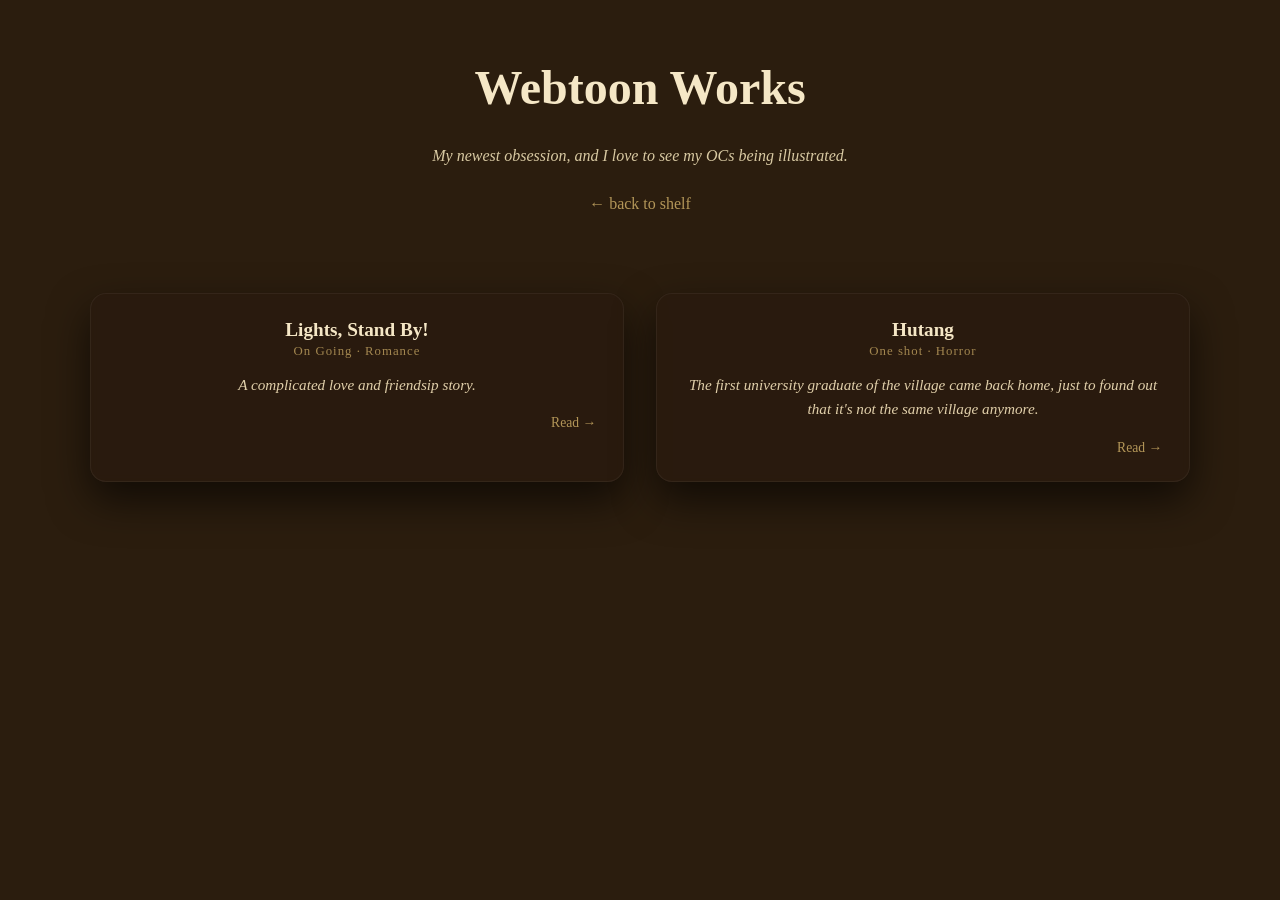
<file: webtoon.html>
<!DOCTYPE html>
<html lang="en">
<head>
  <meta charset="UTF-8" />
  <title>Webtoon Library</title>
  <link rel="stylesheet" href="style.css" />
</head>
<body>

  <div class="library-header">
    <h1>Webtoon Works</h1>
    <p>My newest obsession, and I love to see my OCs being illustrated.</p>
    <a href="index.html" class="back-link">← back to shelf</a>
  </div>

  <div class="book-grid">
    <div class="book-preview"
     onclick="openLink('https://www.webtoons.com/id/canvas/lights-stand-by/list?title_no=1071367')">

     <div class="book-meta">
      <h3>Lights, Stand By!</h3>
      <span>On Going · Romance</span>
     </div>

     <p class="book-snippet">
      A complicated love and friendsip story.
     </p>

     <div class="book-action">Read →</div>
    </div>


    <div class="book-preview"
     onclick="openLink('https://drive.google.com/file/d/1pyyF-yY3IpG8JL4tLbm27zzl_b0v1QmM/view?usp=sharing')">

     <div class="book-meta">
      <h3>Hutang</h3>
      <span>One shot · Horror</span>
     </div>

     <p class="book-snippet">
      The first university graduate of the village came back home, just to found out that it's not the same village anymore.
     </p>

     <div class="book-action">Read →</div>
    </div>

  </div>

  <script src="script.js"></script>
</body>
</html>
</file>
<file: style.css>
body {
  background: #2b1d0e;
  font-family: 'Georgia', serif;
  color: #f5f1e6;
  text-align: center;
}

.about-author {
  max-width: 760px;
  margin: 50px auto 40px; /* sebelumnya 120px auto 100px */
  padding: 0 36px;
}

.author-photo img {
  width: 120px;
  height: 120px;
  object-fit: cover;
  border-radius: 50%;
  margin-bottom: 16px;

  border: 2px solid rgba(214,181,108,0.6);
}

.author-name {
  font-size: 1.97rem;
  letter-spacing: 2px;
  margin-bottom: 24px;
  color: #f5e7c6;
}

.author-lead {
  font-size: 1.05rem;
  line-height: 1.7;
  font-style: italic;

  color: #e8d8b5;
  margin-bottom: 22px;
}

.author-body {
  font-size: 0.92rem;
  line-height: 1.8;

  color: rgba(245,231,198,0.75);
  max-width: 620px;
  margin: 0 auto;
}



.bookshelf {
  display: flex;
  justify-content: center;
  gap: 12px;

  padding: 18px 18px 22px; /* LEBIH RINGKAS */
  width: fit-content;

  background: linear-gradient(to bottom, #3a2312, #2b1a0e);
  border-radius: 12px;

  box-shadow:
    0 10px 0 #24150b,
    0 22px 40px rgba(0,0,0,0.6);
}


.book {
  width: clamp(40px, 5.5vw, 50px);
  height: 200px; /* BASE HEIGHT */
  background: linear-gradient(
    to right,
    #3b2413 0%,
    #5a3821 15%,
    #6b4328 50%,
    #4a2d18 85%,
    #2e1a0f 100%
  );

  border-radius: 4px 6px 6px 4px;
  box-shadow:
    inset -2px 0 4px rgba(0,0,0,0.5),
    inset 2px 0 4px rgba(255,255,255,0.08),
    3px 4px 10px rgba(0,0,0,0.6);

  cursor: pointer;
  position: relative;
  transition: 
    transform 0.35s ease,
    box-shadow 0.35s ease;
}

.book:hover {
  transform: translateY(-12px) scale(1.05);
  box-shadow:
    inset -2px 0 4px rgba(0,0,0,0.5),
    inset 2px 0 4px rgba(255,255,255,0.08),
    6px 10px 20px rgba(0,0,0,0.7);
}


.book span {
  position: absolute;
  bottom: 14px;
  left: 50%;
  transform: translateX(-50%) rotate(180deg);
  writing-mode: vertical-rl;

  font-size: 0.8rem;       /* DIKECILIN */
  letter-spacing: 0.5px;  /* LEBIH RAPAT */
  line-height: 1.2;

  text-align: center;
  white-space: nowrap;

  max-height: 180px;
  overflow: hidden;

  color: #f1e3b6;
}

.book::before {
  content: "";
  position: absolute;
  top: 12px;
  left: 8px;
  right: 8px;
  height: 2px;
  background: linear-gradient(
    to right,
    transparent,
    #d6b56c,
    transparent
  );
  opacity: 0.7;
}

.book::after {
  content: "";
  position: absolute;
  bottom: 12px;
  left: 12px;
  right: 12px;
  height: 18px;
  border: 1px solid rgba(214,181,108,0.5);
  border-radius: 2px;
}

.book.instagram {
  background: linear-gradient(
    to right,
    #4a1d2f,
    #7a2e4f,
    #4a1d2f
  );
}

.book.medium {
  background: linear-gradient(
    to right,
    #1e1e1e,
    #3a3a3a,
    #1e1e1e
  );
}

.book.webtoon {
  background: linear-gradient(
    to right,
    #173f35,
    #2e6b5c,
    #173f35
  );
}

.book.about {
  background: linear-gradient(
    to right,
    #2a2a4f,
    #4c4c88,
    #2a2a4f
  );
}

.book.fiction {
  background: linear-gradient(
    to right,
    #2b1830,
    #4b2a55,
    #2b1830
  );
}

.book.content {
  background: linear-gradient(
    to right,
    #17342c,
    #2e6b5c,
    #17342c
  );
}

.bookshelf {
  display: flex;
  justify-content: center;
  gap: 14px;

  padding: 24px 22px 28px;
  width: 100%;

  flex-wrap: nowrap; /* desktop default */
  overflow-x: auto;  /* mobile bisa geser */
}

.bookshelf::-webkit-scrollbar {
  height: 6px;
}

.bookshelf::-webkit-scrollbar-thumb {
  background: rgba(214,181,108,0.4);
  border-radius: 3px;
}


.library {
  display: flex;
  justify-content: center;
  align-items: flex-start;
  gap: 60px;

  max-width: 1200px;
  margin: 0 auto 60px;
  padding: 0 24px;

  flex-wrap: wrap; /* PENTING */
}

.section {
  flex: 1 1 420px; /* minimal width sebelum turun */
  max-width: 520px;

  display: flex;
  flex-direction: column;
  align-items: center;
}

.section-title {
  margin-bottom: 14px;
  font-size: 0.9rem;
  letter-spacing: 2px;
  text-transform: uppercase;
  color: rgba(245,231,198,0.7);
}

.book-grid {
  display: grid;
  grid-template-columns: repeat(auto-fit, minmax(320px, 1fr));
  gap: 32px;

  max-width: 1100px;
  margin: 80px auto;
  padding: 0 40px;
}


.book-cover {
  cursor: pointer;
  text-align: center;
  transition: transform 0.4s ease;
}

.book-cover:hover {
  transform: translateY(-12px);
}

.book-cover img {
  width: 100%;
  aspect-ratio: 2 / 3;
  object-fit: cover;

  border-radius: 8px;
  box-shadow:
    0 18px 40px rgba(0,0,0,0.7);
}

.book-cover h3 {
  margin-top: 14px;
  font-size: 1rem;
  color: #f5e7c6;
}

.book-cover span {
  font-size: 0.8rem;
  color: rgba(245,231,198,0.6);
  font-style: italic;
}

.library-header {
  text-align: center;
  margin-top: 60px;
}

.library-header h1 {
  font-size: 3rem;
  color: #f5e7c6;
}

.library-header p {
  font-style: italic;
  color: #d8c9a2;
}

.back-link {
  display: inline-block;
  margin-top: 14px;
  color: rgba(214,181,108,0.8);
  text-decoration: none;
}

.book-preview {
  background: rgba(42, 26, 15, 0.7);
  backdrop-filter: blur(4px);

  padding: 26px 28px;
  border-radius: 16px;

  cursor: pointer;
  transition: transform 0.35s ease, box-shadow 0.35s ease;

  box-shadow:
    0 18px 40px rgba(0,0,0,0.6),
    inset 0 0 0 1px rgba(255,255,255,0.05);
}

.book-preview:hover {
  transform: translateY(-10px);
  box-shadow:
    0 30px 60px rgba(0,0,0,0.75),
    inset 0 0 0 1px rgba(214,181,108,0.25);
}

.book-meta h3 {
  margin: 0;
  font-size: 1.2rem;
  color: #f5e7c6;
}

.book-meta span {
  font-size: 0.8rem;
  letter-spacing: 1px;
  color: rgba(214,181,108,0.7);
}

.book-snippet {
  margin-top: 14px;
  font-size: 0.95rem;
  line-height: 1.6;
  color: #e0cfaa;
  font-style: italic;
}

.book-action {
  margin-top: 18px;
  font-size: 0.85rem;
  text-align: right;
  color: rgba(214,181,108,0.8);
}
</file>
